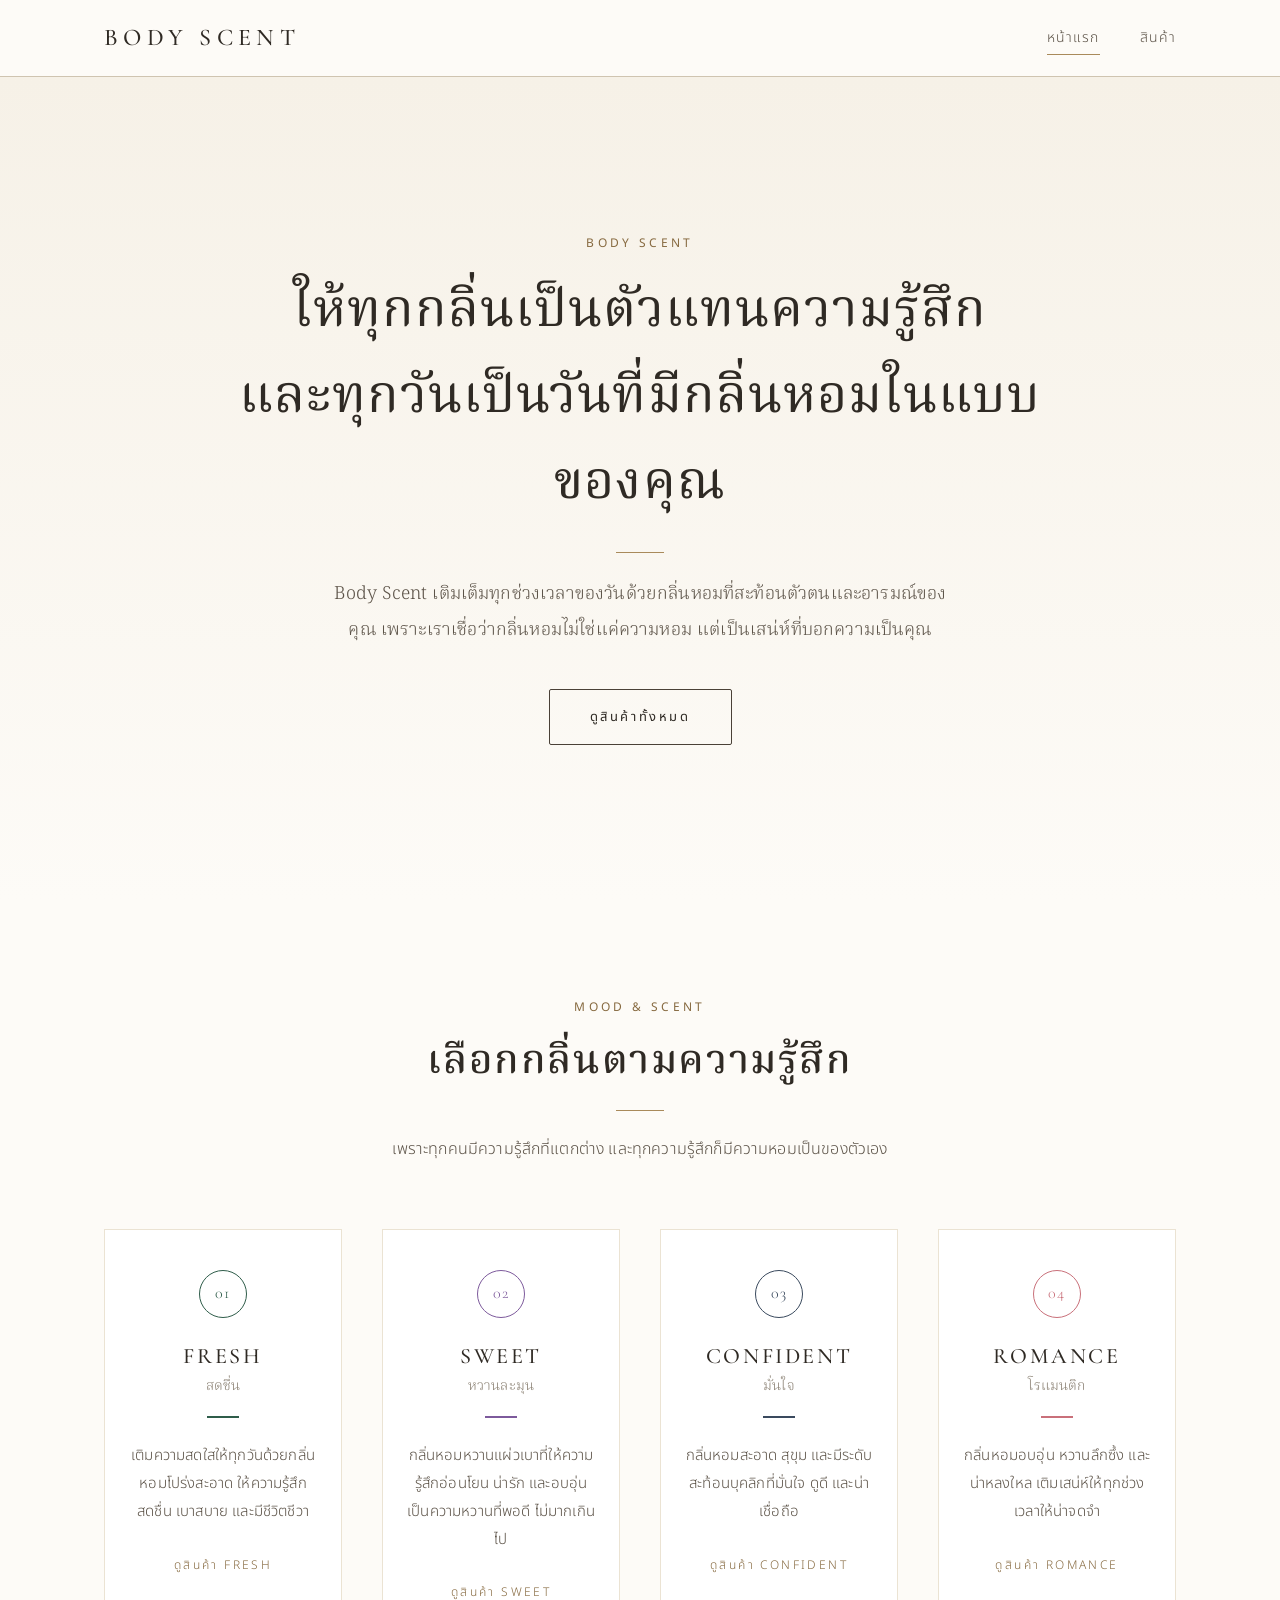
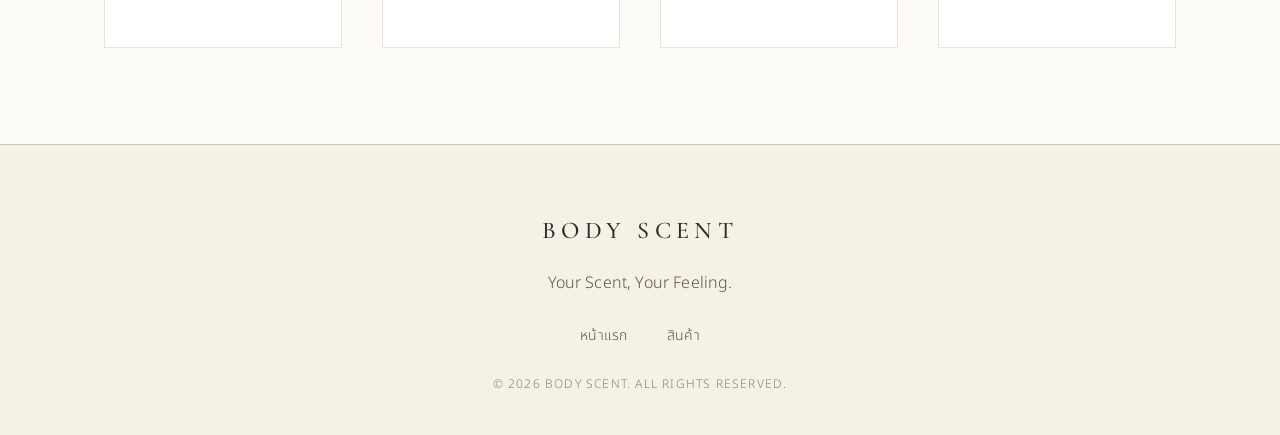
<file: index.html>
<!DOCTYPE html>
<html lang="th">
<head>
  <meta charset="UTF-8">
  <meta name="viewport" content="width=device-width, initial-scale=1">
  <title>Body Scent — Your Scent, Your Feeling</title>
  <meta name="description" content="Body Scent น้ำหอมฉีดตัวและโรลออน ให้ทุกกลิ่นเป็นตัวแทนความรู้สึก เลือกกลิ่นที่ใช่ตามอารมณ์ของคุณ">
  <link rel="stylesheet" href="style.css">

  <!-- สไตล์เฉพาะหน้าแรก (ส่วนที่ style.css กลางยังไม่มี) -->
  <style>
    .hero--full {
      display: flex;
      align-items: center;
      min-height: calc(100vh - 77px);
      min-height: calc(100svh - 77px);
      padding-block: var(--space-6);
    }

    .hero--full .hero__inner { max-width: 880px; }

    .hero__title {
      margin-bottom: 0;
      font-family: var(--font-serif-th);
      font-size: clamp(1.75rem, 4.2vw, 3.25rem);
      font-weight: 400;
      line-height: 1.65;
      letter-spacing: 0.02em;
    }

    .hero--full .lead { max-width: 640px; margin-inline: auto; }

    .mood-card {
      display: block;
      text-align: center;
      transition: border-color var(--transition), transform var(--transition);
    }

    .mood-card:hover {
      border-color: var(--color-accent);
      transform: translateY(-4px);
      color: inherit;
    }

    .mood-card .mood-icon {
      margin-bottom: var(--space-3);
      font-family: var(--font-display);
      font-size: 1rem;
      letter-spacing: 0.08em;
    }

    .mood-card h3 { margin-bottom: 0.25rem; letter-spacing: 0.12em; }

    .mood-card__th {
      display: block;
      font-family: var(--font-serif-th);
      font-size: 0.875rem;
      color: var(--color-ink-mute);
    }

    .mood-card p { font-size: 0.9375rem; margin-bottom: var(--space-3); }

    .mood-card__cta {
      font-size: 0.75rem;
      letter-spacing: 0.2em;
      text-transform: uppercase;
      color: var(--color-accent-dark);
    }

    @media (max-width: 640px) {
      .hero--full {
        min-height: calc(100vh - 65px);
        min-height: calc(100svh - 65px);
        padding-block: var(--space-5);
      }
    }
  </style>
</head>
<body>

  <!-- Header -->
  <header class="site-header">
    <div class="container site-header__inner">
      <a class="brand" href="index.html">Body Scent</a>
      <nav class="nav" aria-label="เมนูหลัก">
        <a href="index.html" class="is-active">หน้าแรก</a>
        <a href="product.html">สินค้า</a>
      </nav>
    </div>
  </header>

  <main>

    <!-- Hero -->
    <section class="hero hero--full">
      <div class="container">
        <div class="hero__inner">
          <span class="eyebrow">Body Scent</span>
          <h1 class="hero__title">
            ให้ทุกกลิ่นเป็นตัวแทนความรู้สึก<br>
            และทุกวันเป็นวันที่มีกลิ่นหอมในแบบของคุณ
          </h1>
          <hr class="divider">
          <p class="lead">
            Body Scent เติมเต็มทุกช่วงเวลาของวันด้วยกลิ่นหอมที่สะท้อนตัวตนและอารมณ์ของคุณ
            เพราะเราเชื่อว่ากลิ่นหอมไม่ใช่แค่ความหอม แต่เป็นเสน่ห์ที่บอกความเป็นคุณ
          </p>
          <a class="btn" href="product.html">ดูสินค้าทั้งหมด</a>
        </div>
      </div>
    </section>

    <!-- Mood & Scent -->
    <section class="section" id="moods">
      <div class="container">
        <div class="section-head">
          <span class="eyebrow">Mood &amp; Scent</span>
          <h2>เลือกกลิ่นตามความรู้สึก</h2>
          <hr class="divider">
          <p>เพราะทุกคนมีความรู้สึกที่แตกต่าง และทุกความรู้สึกก็มีความหอมเป็นของตัวเอง</p>
        </div>

        <div class="grid grid--4">

          <a class="card mood-card" data-mood="fresh" href="product.html?mood=fresh">
            <span class="mood-icon" aria-hidden="true">01</span>
            <h3>FRESH</h3>
            <span class="mood-card__th">สดชื่น</span>
            <hr class="mood-underline mood-underline--center">
            <p>เติมความสดใสให้ทุกวันด้วยกลิ่นหอมโปร่งสะอาด ให้ความรู้สึกสดชื่น เบาสบาย และมีชีวิตชีวา</p>
            <span class="mood-card__cta">ดูสินค้า Fresh</span>
          </a>

          <a class="card mood-card" data-mood="sweet" href="product.html?mood=sweet">
            <span class="mood-icon" aria-hidden="true">02</span>
            <h3>SWEET</h3>
            <span class="mood-card__th">หวานละมุน</span>
            <hr class="mood-underline mood-underline--center">
            <p>กลิ่นหอมหวานแผ่วเบาที่ให้ความรู้สึกอ่อนโยน น่ารัก และอบอุ่น เป็นความหวานที่พอดี ไม่มากเกินไป</p>
            <span class="mood-card__cta">ดูสินค้า Sweet</span>
          </a>

          <a class="card mood-card" data-mood="confident" href="product.html?mood=confident">
            <span class="mood-icon" aria-hidden="true">03</span>
            <h3>CONFIDENT</h3>
            <span class="mood-card__th">มั่นใจ</span>
            <hr class="mood-underline mood-underline--center">
            <p>กลิ่นหอมสะอาด สุขุม และมีระดับ สะท้อนบุคลิกที่มั่นใจ ดูดี และน่าเชื่อถือ</p>
            <span class="mood-card__cta">ดูสินค้า Confident</span>
          </a>

          <a class="card mood-card" data-mood="romance" href="product.html?mood=romance">
            <span class="mood-icon" aria-hidden="true">04</span>
            <h3>ROMANCE</h3>
            <span class="mood-card__th">โรแมนติก</span>
            <hr class="mood-underline mood-underline--center">
            <p>กลิ่นหอมอบอุ่น หวานลึกซึ้ง และน่าหลงใหล เติมเสน่ห์ให้ทุกช่วงเวลาให้น่าจดจำ</p>
            <span class="mood-card__cta">ดูสินค้า Romance</span>
          </a>

        </div>
      </div>
    </section>

  </main>

  <!-- Footer -->
  <footer class="site-footer">
    <div class="container">
      <span class="brand">Body Scent</span>
      <p class="mb-0">Your Scent, Your Feeling.</p>
      <div class="site-footer__links">
        <a href="index.html">หน้าแรก</a>
        <a href="product.html">สินค้า</a>
      </div>
      <p class="site-footer__copy">&copy; 2026 BODY SCENT. ALL RIGHTS RESERVED.</p>
    </div>
  </footer>

  <script src="script.js"></script>
</body>
</html>
</file>
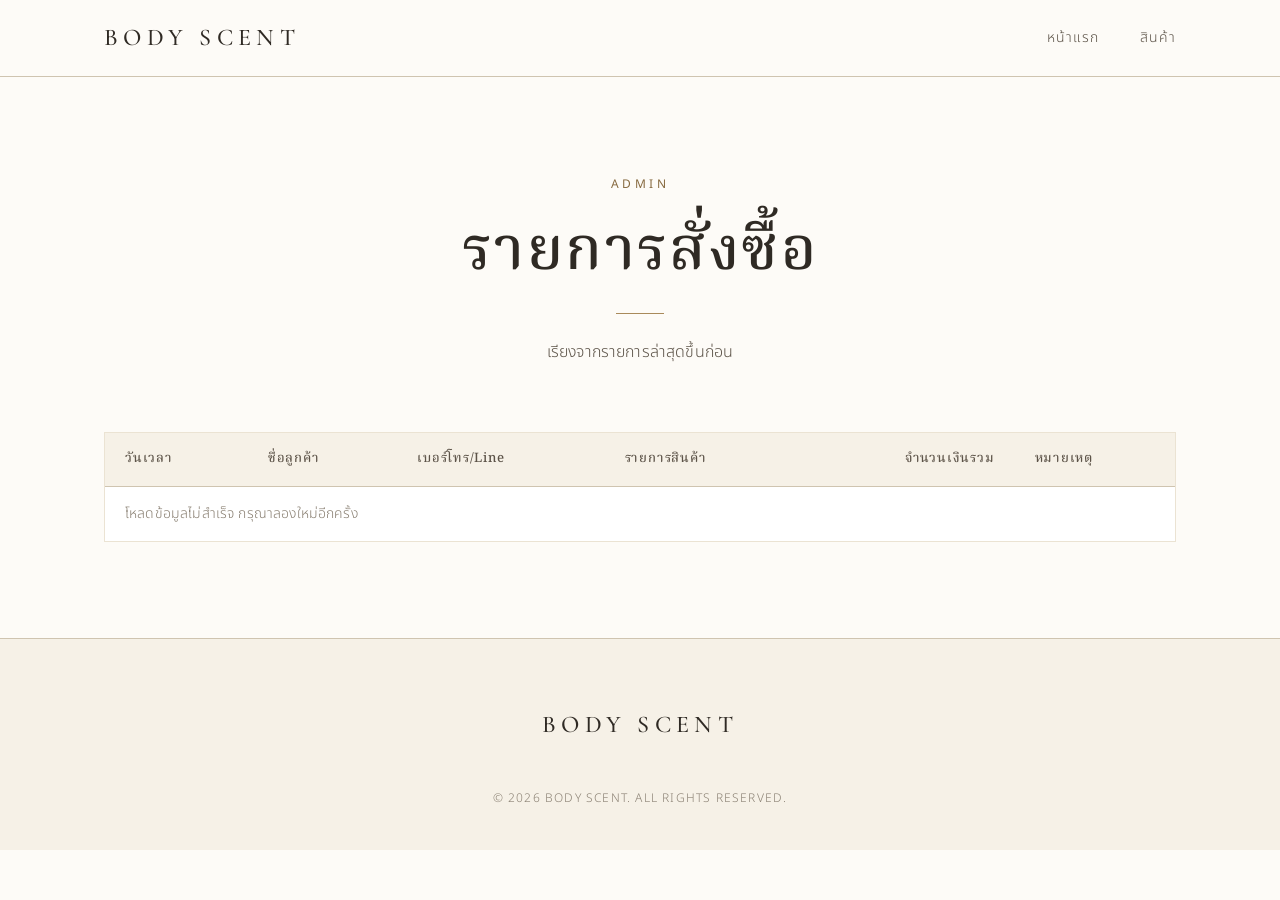
<file: admin.html>
<!DOCTYPE html>
<html lang="th">
<head>
  <meta charset="UTF-8">
  <meta name="viewport" content="width=device-width, initial-scale=1">
  <title>รายการสั่งซื้อ — Body Scent Admin</title>
  <meta name="robots" content="noindex, nofollow">
  <link rel="stylesheet" href="style.css">

  <!-- สไตล์ตารางสำหรับหน้า admin -->
  <style>
    .table-wrap {
      overflow-x: auto;
      background: var(--color-white);
      border: var(--line-width) solid var(--color-sand);
    }

    #ordersTable {
      width: 100%;
      min-width: 860px;
      border-collapse: collapse;
      font-size: 0.875rem;
    }

    #ordersTable th,
    #ordersTable td {
      padding: 1rem 1.25rem;
      text-align: left;
      vertical-align: top;
      border-bottom: var(--line-width) solid var(--color-sand);
      line-height: 1.6;
    }

    #ordersTable thead th {
      position: sticky;
      top: 0;
      background: var(--color-cream);
      border-bottom: var(--line-width) solid var(--color-line);
      font-family: var(--font-serif-th);
      font-size: 0.8125rem;
      font-weight: 500;
      letter-spacing: 0.06em;
      color: var(--color-ink-soft);
      white-space: nowrap;
    }

    #ordersTable tbody tr:hover { background: var(--color-ivory); }
    #ordersTable tbody tr:last-child td { border-bottom: 0; }

    #ordersTable td:first-child { white-space: nowrap; color: var(--color-ink-mute); }
    #ordersTable td:nth-child(4),
    #ordersTable td:nth-child(6) { word-break: break-word; }

    #ordersTable th.text-right,
    #ordersTable td.text-right {
      text-align: right;
      white-space: nowrap;
      font-family: var(--font-display);
      font-size: 1rem;
      color: var(--color-accent-dark);
    }

    #ordersTable thead th.text-right { font-family: var(--font-serif-th); font-size: 0.8125rem; color: var(--color-ink-soft); }

    .text-right { text-align: right; }
  </style>
</head>
<body>

  <!-- Header -->
  <header class="site-header">
    <div class="container site-header__inner">
      <a class="brand" href="index.html">Body Scent</a>
      <nav class="nav" aria-label="เมนูหลัก">
        <a href="index.html">หน้าแรก</a>
        <a href="product.html">สินค้า</a>
      </nav>
    </div>
  </header>

  <main>
    <section class="section">
      <div class="container">

        <div class="section-head">
          <span class="eyebrow">Admin</span>
          <h1>รายการสั่งซื้อ</h1>
          <hr class="divider">
          <p>เรียงจากรายการล่าสุดขึ้นก่อน</p>
        </div>

        <div class="table-wrap">
          <table id="ordersTable">
            <thead>
              <tr>
                <th>วันเวลา</th>
                <th>ชื่อลูกค้า</th>
                <th>เบอร์โทร/Line</th>
                <th>รายการสินค้า</th>
                <th class="text-right">จำนวนเงินรวม</th>
                <th>หมายเหตุ</th>
              </tr>
            </thead>
            <tbody></tbody>
          </table>
        </div>

      </div>
    </section>
  </main>

  <!-- Footer -->
  <footer class="site-footer">
    <div class="container">
      <span class="brand">Body Scent</span>
      <p class="site-footer__copy">&copy; 2026 BODY SCENT. ALL RIGHTS RESERVED.</p>
    </div>
  </footer>

  <script src="script.js"></script>
</body>
</html>
</file>
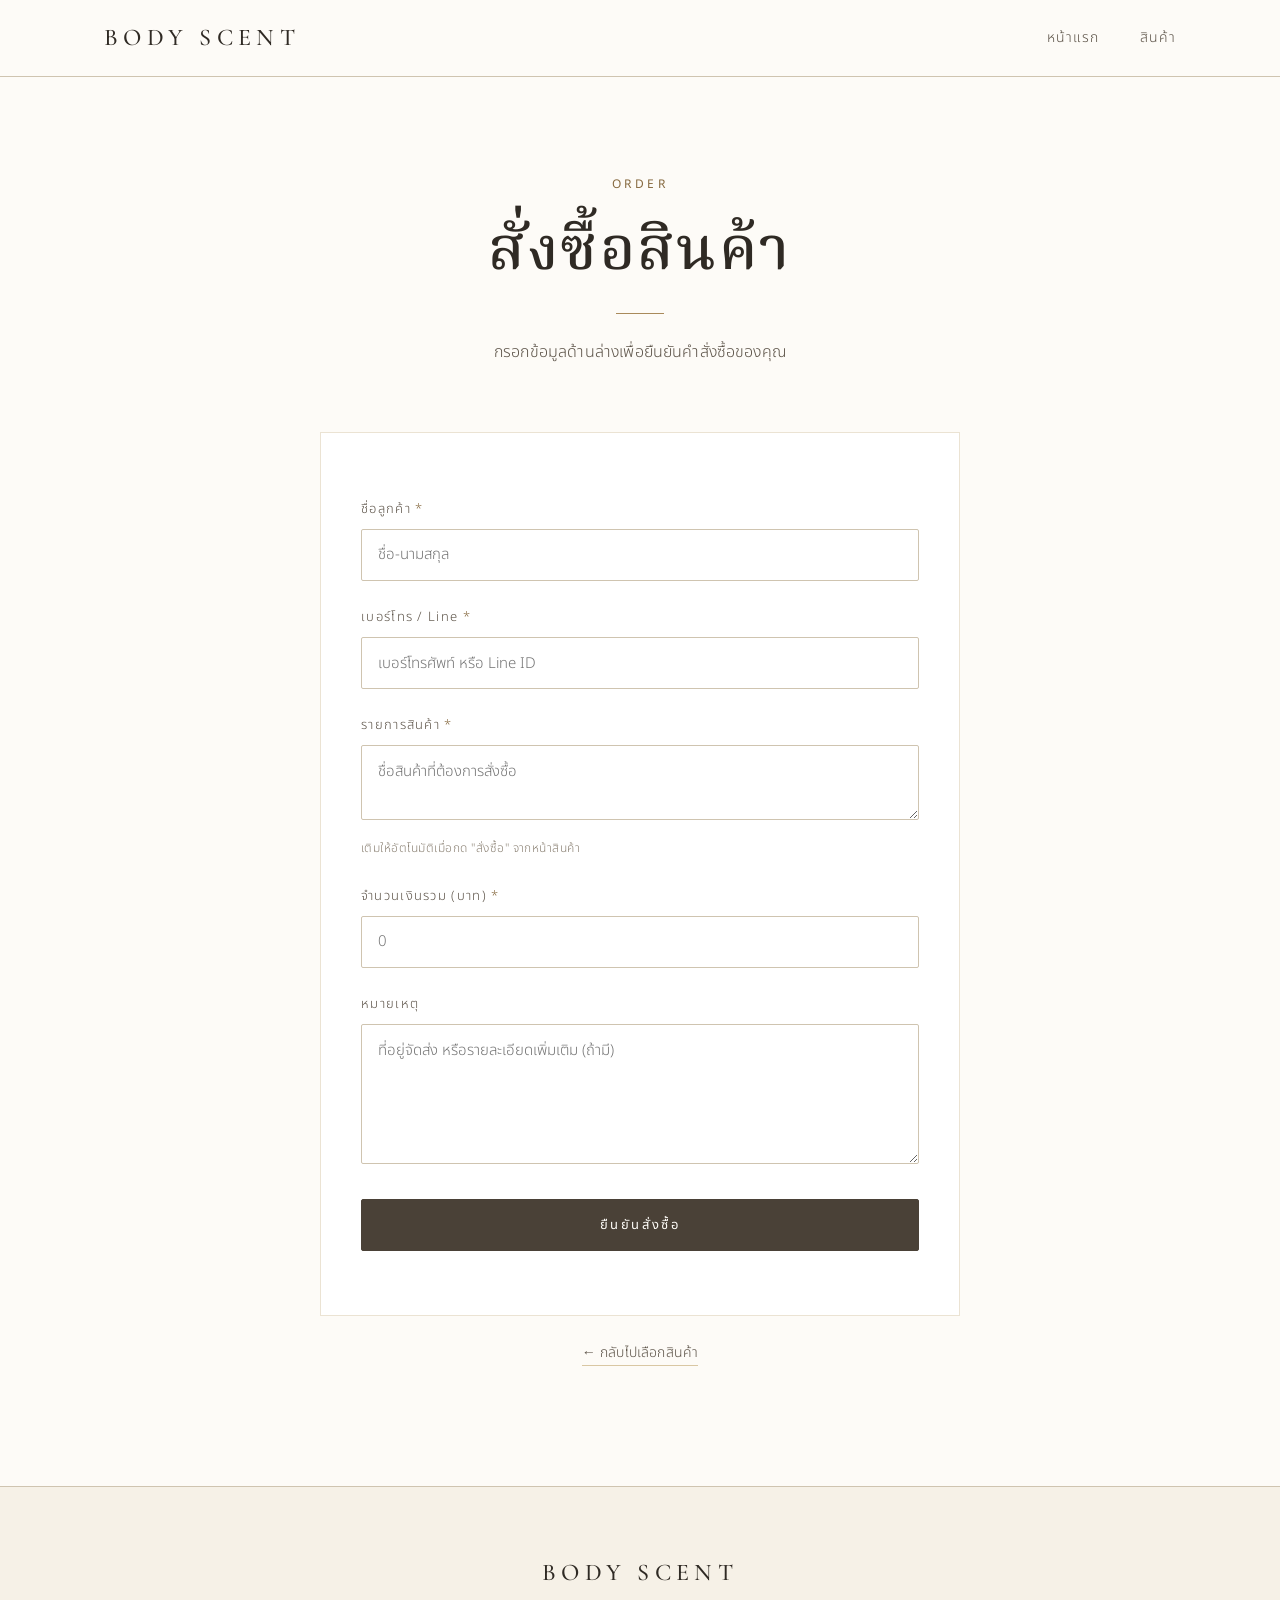
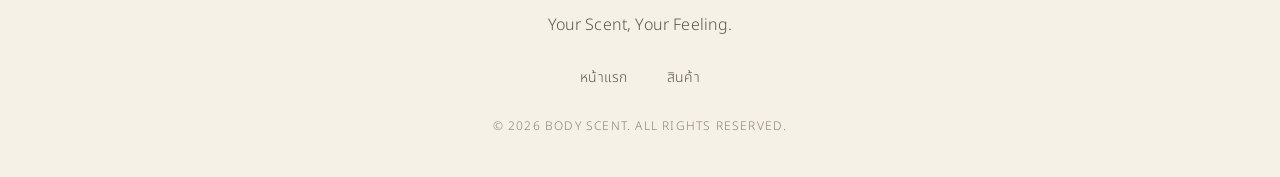
<file: order.html>
<!DOCTYPE html>
<html lang="th">
<head>
  <meta charset="UTF-8">
  <meta name="viewport" content="width=device-width, initial-scale=1">
  <title>สั่งซื้อสินค้า — Body Scent</title>
  <meta name="description" content="สั่งซื้อน้ำหอมฉีดตัวและโรลออน Body Scent">
  <link rel="stylesheet" href="style.css">

  <!-- สไตล์เฉพาะหน้าสั่งซื้อ -->
  <style>
    .order-wrap { max-width: 640px; margin-inline: auto; }

    .order-card { padding: var(--space-5) var(--space-4); }

    .field .hint {
      display: block;
      margin-top: 0.4rem;
      font-size: 0.75rem;
      letter-spacing: 0.04em;
      color: var(--color-ink-mute);
    }

    .req { color: var(--color-accent-dark); }

    .btn:disabled {
      opacity: 0.5;
      cursor: not-allowed;
    }

    .order-back {
      margin-top: var(--space-3);
      text-align: center;
      font-size: 0.875rem;
    }

    .order-back a {
      border-bottom: var(--line-width) solid var(--color-accent-soft);
      padding-bottom: 2px;
    }

    @media (max-width: 640px) {
      .order-card { padding: var(--space-4) var(--space-3); }
    }
  </style>
</head>
<body>

  <!-- Header -->
  <header class="site-header">
    <div class="container site-header__inner">
      <a class="brand" href="index.html">Body Scent</a>
      <nav class="nav" aria-label="เมนูหลัก">
        <a href="index.html">หน้าแรก</a>
        <a href="product.html">สินค้า</a>
      </nav>
    </div>
  </header>

  <main>
    <section class="section">
      <div class="container">

        <div class="section-head">
          <span class="eyebrow">Order</span>
          <h1>สั่งซื้อสินค้า</h1>
          <hr class="divider">
          <p>กรอกข้อมูลด้านล่างเพื่อยืนยันคำสั่งซื้อของคุณ</p>
        </div>

        <div class="order-wrap">
          <div class="card order-card">

            <form id="orderForm">

              <div class="field">
                <label for="customerName">ชื่อลูกค้า <span class="req">*</span></label>
                <input class="input" type="text" id="customerName" name="customerName"
                       autocomplete="name" placeholder="ชื่อ-นามสกุล" required>
              </div>

              <div class="field">
                <label for="contact">เบอร์โทร / Line <span class="req">*</span></label>
                <input class="input" type="text" id="contact" name="contact"
                       autocomplete="tel" placeholder="เบอร์โทรศัพท์ หรือ Line ID" required>
              </div>

              <div class="field">
                <label for="items">รายการสินค้า <span class="req">*</span></label>
                <textarea class="textarea" id="items" name="items" rows="2"
                          style="min-height: 0;" placeholder="ชื่อสินค้าที่ต้องการสั่งซื้อ" required></textarea>
                <span class="hint">เติมให้อัตโนมัติเมื่อกด "สั่งซื้อ" จากหน้าสินค้า</span>
              </div>

              <div class="field">
                <label for="total">จำนวนเงินรวม (บาท) <span class="req">*</span></label>
                <input class="input" type="number" id="total" name="total"
                       min="0" step="1" inputmode="numeric" placeholder="0" required>
              </div>

              <div class="field">
                <label for="note">หมายเหตุ</label>
                <textarea class="textarea" id="note" name="note"
                          placeholder="ที่อยู่จัดส่ง หรือรายละเอียดเพิ่มเติม (ถ้ามี)"></textarea>
              </div>

              <button class="btn btn--solid btn--block" type="submit">ยืนยันสั่งซื้อ</button>

            </form>

          </div>

          <p class="order-back"><a href="product.html">← กลับไปเลือกสินค้า</a></p>
        </div>

      </div>
    </section>
  </main>

  <!-- Footer -->
  <footer class="site-footer">
    <div class="container">
      <span class="brand">Body Scent</span>
      <p class="mb-0">Your Scent, Your Feeling.</p>
      <div class="site-footer__links">
        <a href="index.html">หน้าแรก</a>
        <a href="product.html">สินค้า</a>
      </div>
      <p class="site-footer__copy">&copy; 2026 BODY SCENT. ALL RIGHTS RESERVED.</p>
    </div>
  </footer>

  <script src="script.js"></script>
</body>
</html>
</file>
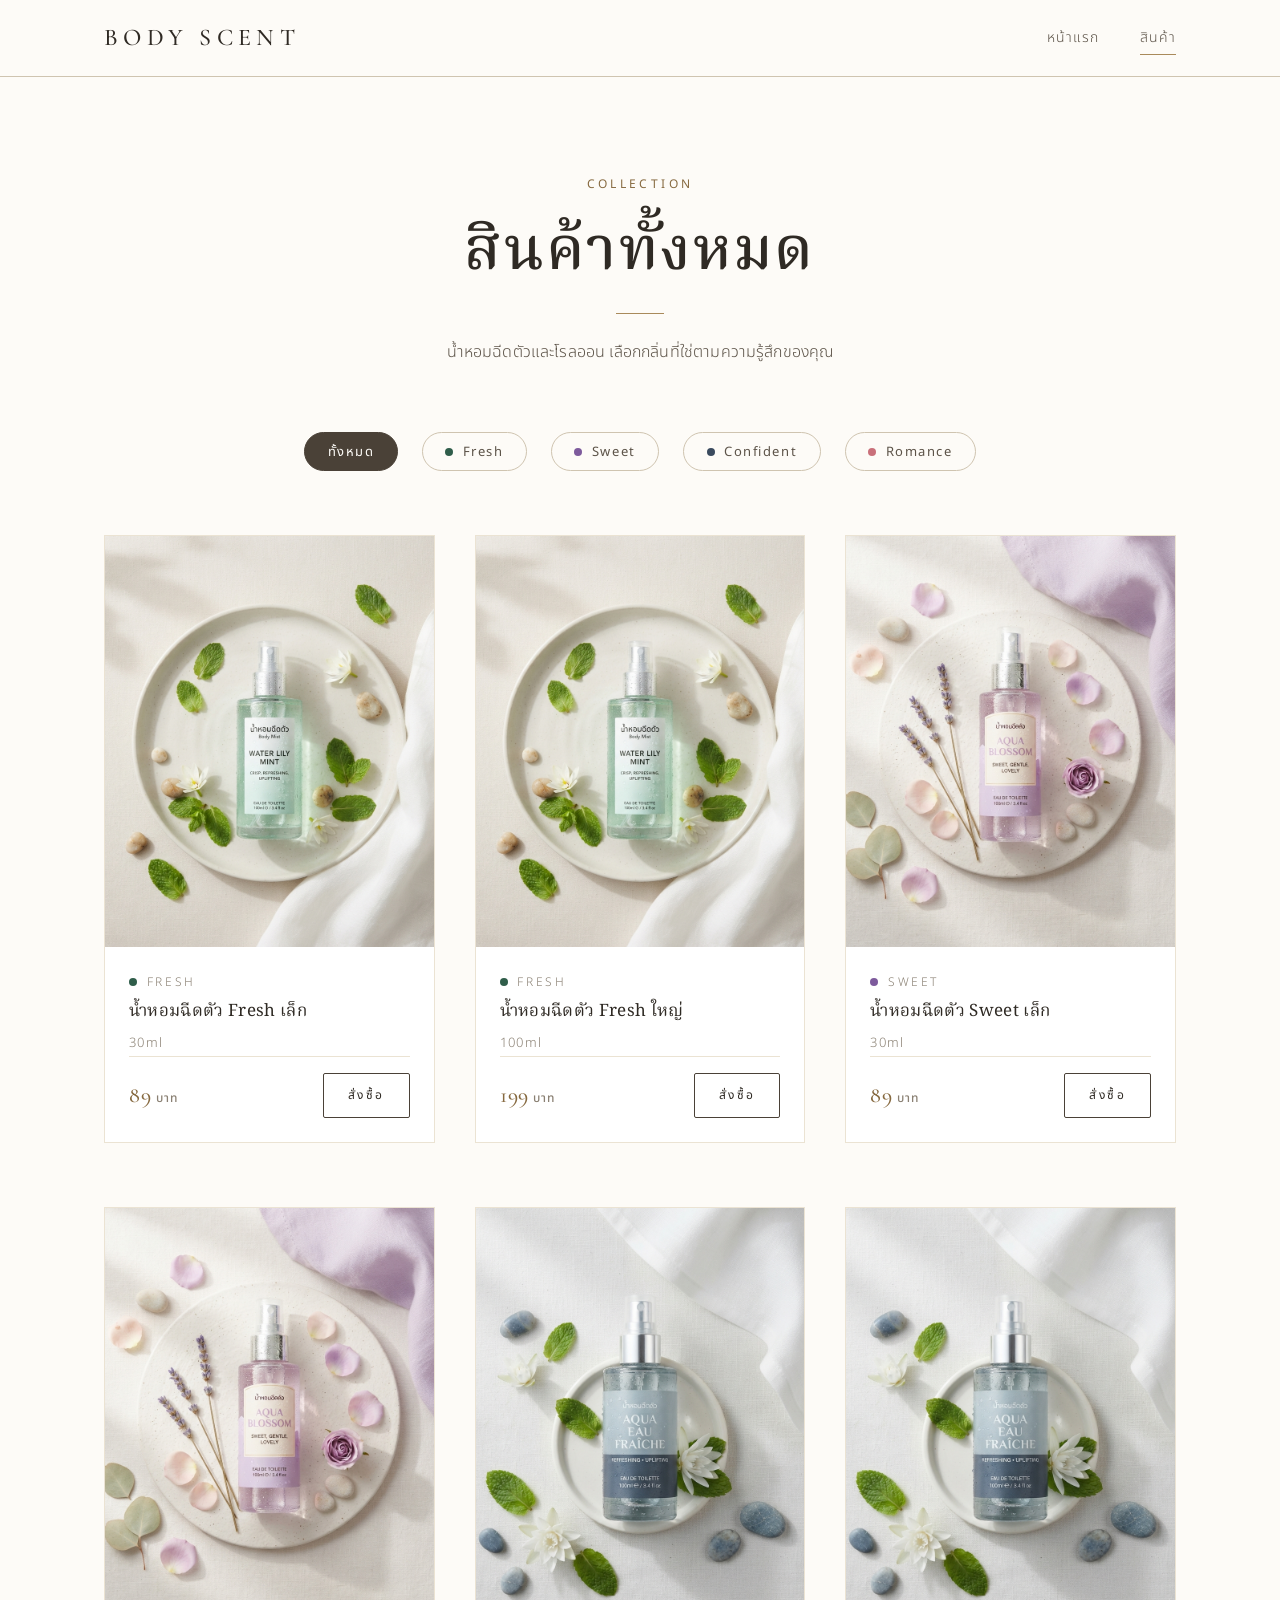
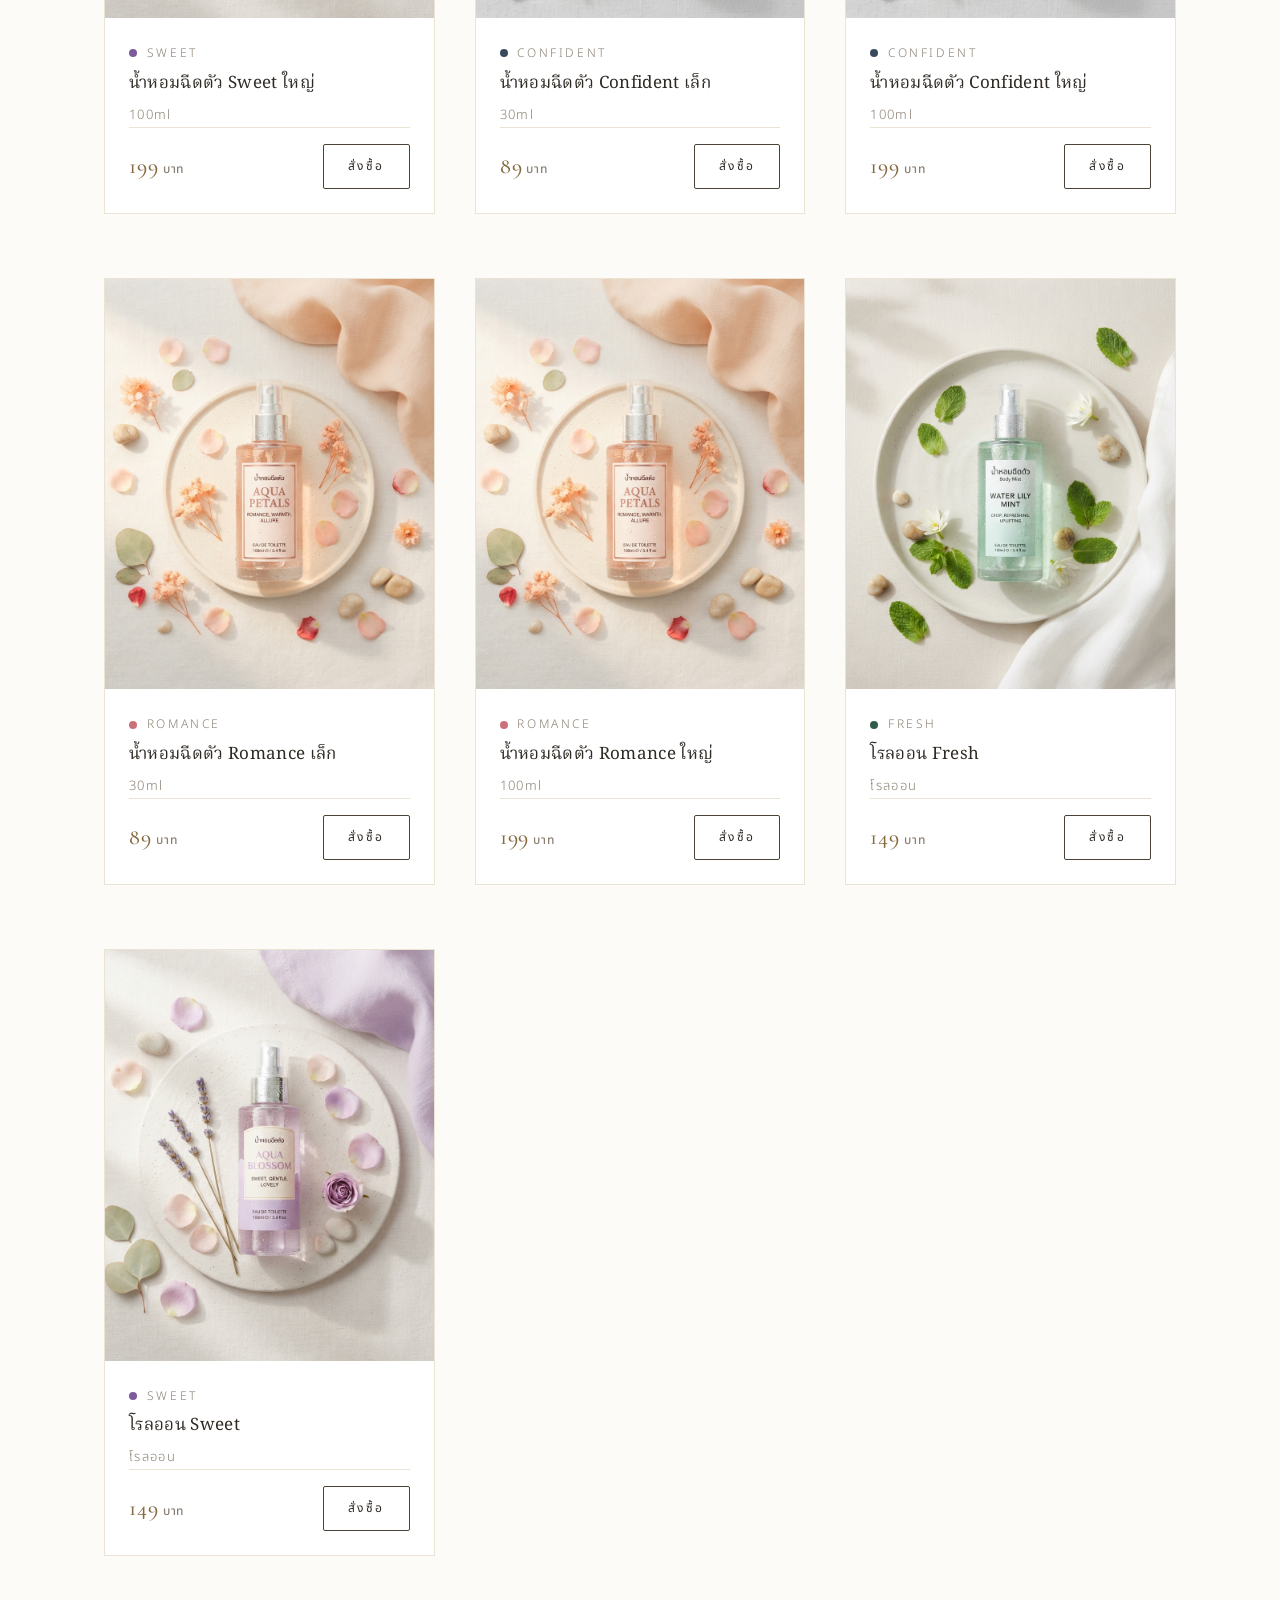
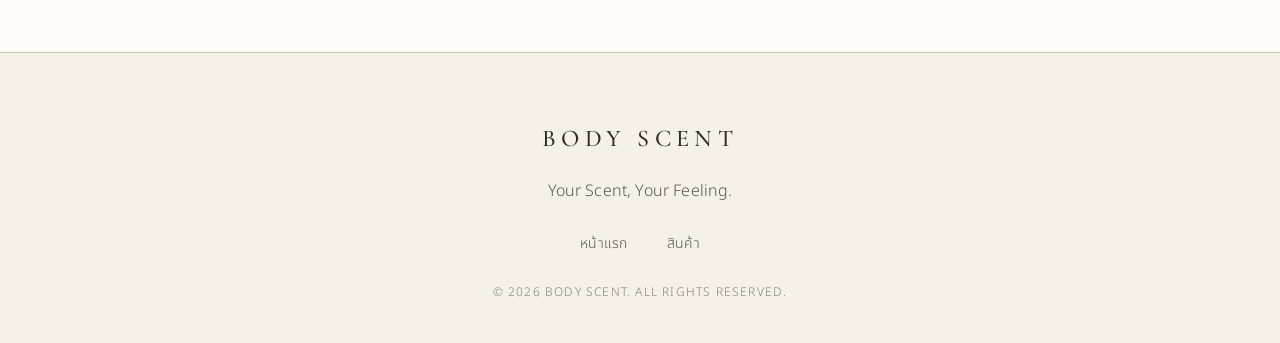
<file: product.html>
<!DOCTYPE html>
<html lang="th">
<head>
  <meta charset="UTF-8">
  <meta name="viewport" content="width=device-width, initial-scale=1">
  <title>สินค้าทั้งหมด — Body Scent</title>
  <meta name="description" content="น้ำหอมฉีดตัวและโรลออน Body Scent เลือกกลิ่นตามอารมณ์ Fresh, Sweet, Confident, Romance">
  <link rel="stylesheet" href="style.css">
</head>
<body>

  <!-- Header -->
  <header class="site-header">
    <div class="container site-header__inner">
      <a class="brand" href="index.html">Body Scent</a>
      <nav class="nav" aria-label="เมนูหลัก">
        <a href="index.html">หน้าแรก</a>
        <a href="product.html" class="is-active">สินค้า</a>
      </nav>
    </div>
  </header>

  <main>
    <section class="section">
      <div class="container">

        <div class="section-head">
          <span class="eyebrow">Collection</span>
          <h1>สินค้าทั้งหมด</h1>
          <hr class="divider">
          <p>น้ำหอมฉีดตัวและโรลออน เลือกกลิ่นที่ใช่ตามความรู้สึกของคุณ</p>
        </div>

        <!-- ปุ่มกรอง: script.js สร้างให้เอง -->
        <div id="filter-bar" class="filters"></div>

        <!-- การ์ดสินค้า: script.js สร้างให้เอง -->
        <div id="product-list" class="product-grid"></div>

      </div>
    </section>
  </main>

  <!-- Footer -->
  <footer class="site-footer">
    <div class="container">
      <span class="brand">Body Scent</span>
      <p class="mb-0">Your Scent, Your Feeling.</p>
      <div class="site-footer__links">
        <a href="index.html">หน้าแรก</a>
        <a href="product.html">สินค้า</a>
      </div>
      <p class="site-footer__copy">&copy; 2026 BODY SCENT. ALL RIGHTS RESERVED.</p>
    </div>
  </footer>

  <script src="script.js"></script>
</body>
</html>
</file>
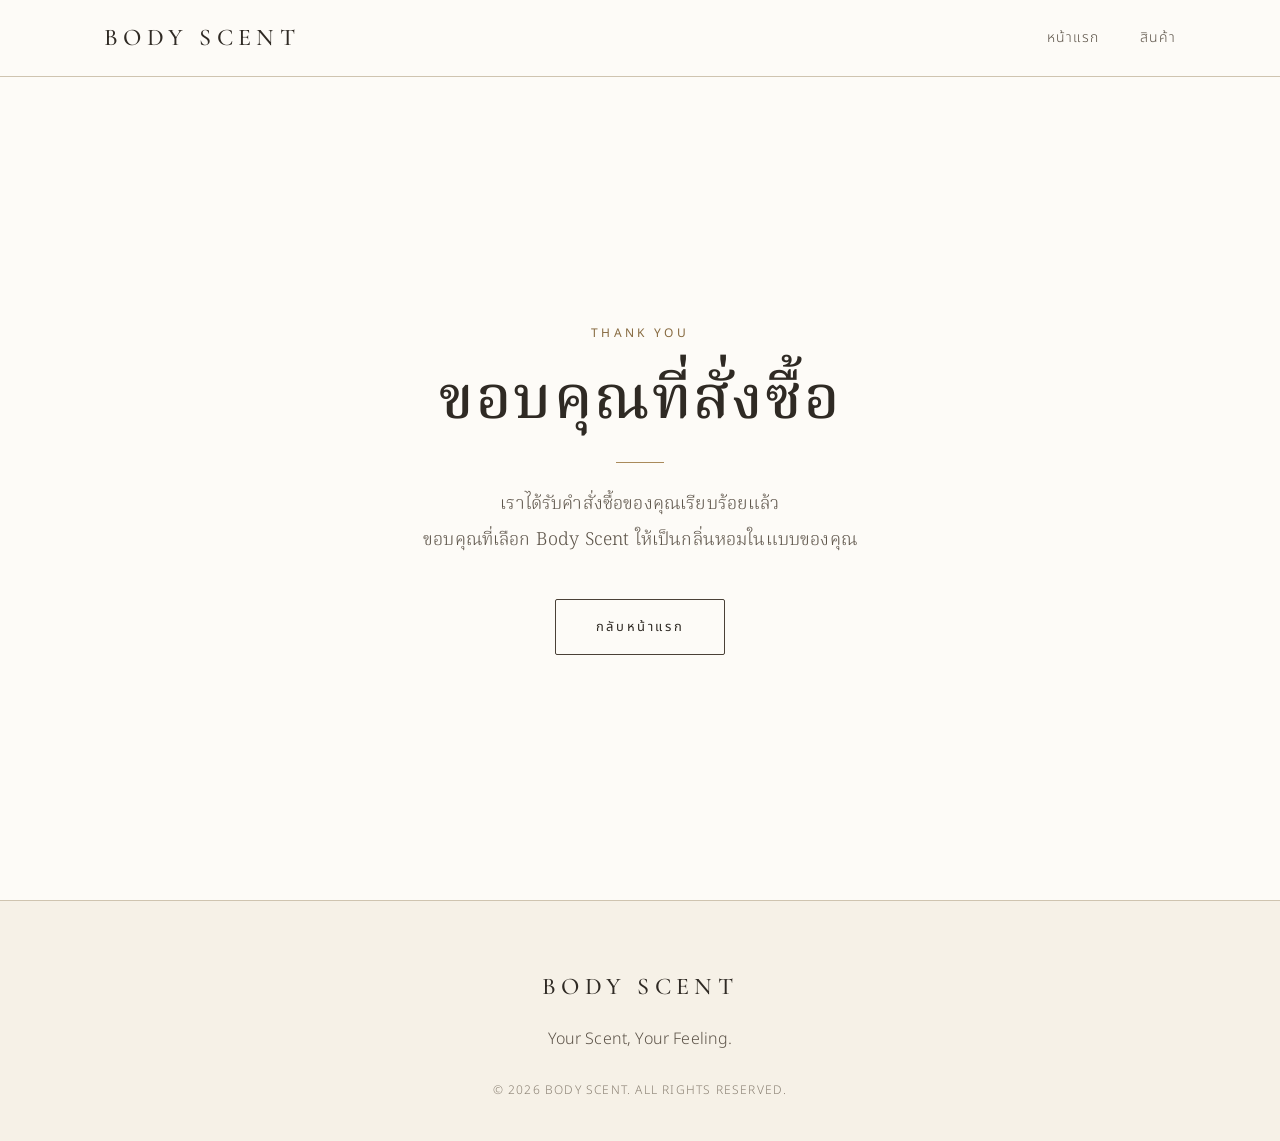
<file: thankyou.html>
<!DOCTYPE html>
<html lang="th">
<head>
  <meta charset="UTF-8">
  <meta name="viewport" content="width=device-width, initial-scale=1">
  <title>ขอบคุณสำหรับการสั่งซื้อ — Body Scent</title>
  <meta name="robots" content="noindex">
  <link rel="stylesheet" href="style.css">

  <style>
    .thanks {
      display: flex;
      align-items: center;
      min-height: calc(100vh - 77px);
      min-height: calc(100svh - 77px);
      text-align: center;
    }

    .thanks__inner { max-width: 560px; margin-inline: auto; }

    .thanks .lead { margin-bottom: var(--space-4); }

    @media (max-width: 640px) {
      .thanks {
        min-height: calc(100vh - 65px);
        min-height: calc(100svh - 65px);
      }
    }
  </style>
</head>
<body>

  <!-- Header -->
  <header class="site-header">
    <div class="container site-header__inner">
      <a class="brand" href="index.html">Body Scent</a>
      <nav class="nav" aria-label="เมนูหลัก">
        <a href="index.html">หน้าแรก</a>
        <a href="product.html">สินค้า</a>
      </nav>
    </div>
  </header>

  <main>
    <section class="section thanks">
      <div class="container">
        <div class="thanks__inner">
          <span class="eyebrow">Thank you</span>
          <h1>ขอบคุณที่สั่งซื้อ</h1>
          <hr class="divider">
          <p class="lead">
            เราได้รับคำสั่งซื้อของคุณเรียบร้อยแล้ว<br>
            ขอบคุณที่เลือก Body Scent ให้เป็นกลิ่นหอมในแบบของคุณ
          </p>
          <a class="btn" href="index.html">กลับหน้าแรก</a>
        </div>
      </div>
    </section>
  </main>

  <!-- Footer -->
  <footer class="site-footer">
    <div class="container">
      <span class="brand">Body Scent</span>
      <p class="mb-0">Your Scent, Your Feeling.</p>
      <p class="site-footer__copy">&copy; 2026 BODY SCENT. ALL RIGHTS RESERVED.</p>
    </div>
  </footer>

</body>
</html>
</file>
<file: style.css>
/* ==========================================================================
   Body Scent — Global Theme
   โทน: พรีเมียม เรียบหรู มินิมอล | ขาว-ครีม-เบจเข้ม + ทอง/บรอนซ์อ่อน
   ========================================================================== */

@import url("https://fonts.googleapis.com/css2?family=Cormorant+Garamond:wght@400;500;600&family=Noto+Serif+Thai:wght@300;400;500;600&family=Noto+Sans+Thai:wght@300;400;500&display=swap");

/* --------------------------------------------------------------------------
   1. Design tokens
   -------------------------------------------------------------------------- */
:root {
  /* พื้นหลัง */
  --color-white: #ffffff;
  --color-ivory: #fdfbf7;
  --color-cream: #f6f1e7;
  --color-sand: #ebe3d3;

  /* ตัวอักษร / เส้น (เข้มนุ่มตา ไม่ใช้ดำสนิท) */
  --color-ink: #2f2a24;
  --color-ink-soft: #5c5348;
  --color-ink-mute: #8a8073;
  --color-line: #cfc4b0;
  --color-line-strong: #4a4137;

  /* สีเน้น ทอง/บรอนซ์อ่อน */
  --color-accent: #a98a5b;
  --color-accent-dark: #86693f;
  --color-accent-soft: #d9c7a3;

  /* สี mood (ใช้แตะเบาๆ เท่านั้น: จุด, เส้นใต้, ไอคอน) */
  --mood-fresh: #2f5d4a;      /* เขียวเข้ม */
  --mood-sweet: #7d5a9c;      /* ม่วงกลาง */
  --mood-confident: #3a4a5e;  /* น้ำเงินเทาเข้ม */
  --mood-romance: #c9707a;    /* แดงอ่อน */

  /* ฟอนต์ */
  --font-display: "Cormorant Garamond", "Noto Serif Thai", Georgia, serif;
  --font-serif-th: "Noto Serif Thai", "Cormorant Garamond", Georgia, serif;
  --font-body: "Noto Sans Thai", "Helvetica Neue", Arial, sans-serif;

  /* ระยะห่าง (โปร่ง) */
  --space-1: 0.5rem;
  --space-2: 1rem;
  --space-3: 1.5rem;
  --space-4: 2.5rem;
  --space-5: 4rem;
  --space-6: 6rem;
  --space-7: 9rem;

  --container: 1120px;
  --radius: 2px;
  --line-width: 1px;
  --transition: 0.35s ease;
}

/* --------------------------------------------------------------------------
   2. Reset & base
   -------------------------------------------------------------------------- */
*,
*::before,
*::after {
  box-sizing: border-box;
}

html {
  scroll-behavior: smooth;
  -webkit-text-size-adjust: 100%;
}

body {
  margin: 0;
  background: var(--color-ivory);
  color: var(--color-ink);
  font-family: var(--font-body);
  font-weight: 300;
  font-size: 1rem;
  line-height: 1.85;
  letter-spacing: 0.01em;
  -webkit-font-smoothing: antialiased;
}

img {
  display: block;
  max-width: 100%;
  height: auto;
}

a {
  color: inherit;
  text-decoration: none;
  transition: color var(--transition);
}

a:hover {
  color: var(--color-accent-dark);
}

ul,
ol {
  margin: 0;
  padding: 0;
  list-style: none;
}

:focus-visible {
  outline: 1px solid var(--color-accent);
  outline-offset: 4px;
}

::selection {
  background: var(--color-accent-soft);
  color: var(--color-ink);
}

/* --------------------------------------------------------------------------
   3. Typography
   -------------------------------------------------------------------------- */
h1,
h2,
h3,
h4 {
  margin: 0 0 var(--space-2);
  font-family: var(--font-display);
  font-weight: 500;
  line-height: 1.3;
  letter-spacing: 0.04em;
  color: var(--color-ink);
}

h1 { font-size: clamp(2.25rem, 5vw, 3.75rem); }
h2 { font-size: clamp(1.75rem, 3.5vw, 2.5rem); }
h3 { font-size: 1.375rem; }
h4 { font-size: 1.125rem; }

p {
  margin: 0 0 var(--space-3);
  color: var(--color-ink-soft);
}

.eyebrow {
  display: block;
  margin-bottom: var(--space-2);
  font-family: var(--font-body);
  font-size: 0.75rem;
  font-weight: 400;
  letter-spacing: 0.28em;
  text-transform: uppercase;
  color: var(--color-accent-dark);
}

.lead {
  font-family: var(--font-serif-th);
  font-size: 1.125rem;
  font-weight: 300;
  line-height: 2;
  color: var(--color-ink-soft);
}

.text-center { text-align: center; }
.text-mute { color: var(--color-ink-mute); }

/* --------------------------------------------------------------------------
   4. Layout
   -------------------------------------------------------------------------- */
.container {
  width: 100%;
  max-width: var(--container);
  margin-inline: auto;
  padding-inline: var(--space-3);
}

.section {
  padding-block: var(--space-6);
}

.section--cream { background: var(--color-cream); }
.section--sand  { background: var(--color-sand); }

.section-head {
  max-width: 640px;
  margin: 0 auto var(--space-5);
  text-align: center;
}

/* เส้นทองสั้นๆ ใต้หัวข้อ */
.divider {
  display: block;
  width: 48px;
  height: var(--line-width);
  margin: var(--space-3) auto;
  background: var(--color-accent);
  border: 0;
}

.grid {
  display: grid;
  gap: var(--space-4);
}

.grid--2 { grid-template-columns: repeat(2, 1fr); }
.grid--3 { grid-template-columns: repeat(3, 1fr); }
.grid--4 { grid-template-columns: repeat(4, 1fr); }

/* --------------------------------------------------------------------------
   5. Header / Navigation
   -------------------------------------------------------------------------- */
.site-header {
  position: sticky;
  top: 0;
  z-index: 50;
  background: rgba(253, 251, 247, 0.92);
  backdrop-filter: blur(8px);
  border-bottom: var(--line-width) solid var(--color-line);
}

.site-header__inner {
  display: flex;
  align-items: center;
  justify-content: space-between;
  min-height: 76px;
}

.brand {
  font-family: var(--font-display);
  font-size: 1.5rem;
  font-weight: 500;
  letter-spacing: 0.22em;
  text-transform: uppercase;
}

.nav {
  display: flex;
  align-items: center;
  gap: var(--space-4);
}

.nav a {
  position: relative;
  padding-block: 4px;
  font-size: 0.875rem;
  letter-spacing: 0.08em;
  color: var(--color-ink-soft);
}

.nav a::after {
  content: "";
  position: absolute;
  left: 0;
  bottom: 0;
  width: 0;
  height: var(--line-width);
  background: var(--color-accent);
  transition: width var(--transition);
}

.nav a:hover::after,
.nav a.is-active::after {
  width: 100%;
}

/* --------------------------------------------------------------------------
   6. Buttons (เส้นบาง สีเข้มนุ่มตา)
   -------------------------------------------------------------------------- */
.btn {
  display: inline-block;
  padding: 0.95rem 2.5rem;
  background: transparent;
  border: var(--line-width) solid var(--color-line-strong);
  border-radius: var(--radius);
  color: var(--color-ink);
  font-family: var(--font-body);
  font-size: 0.8125rem;
  font-weight: 400;
  letter-spacing: 0.2em;
  text-transform: uppercase;
  text-align: center;
  cursor: pointer;
  transition: background var(--transition), color var(--transition),
    border-color var(--transition);
}

.btn:hover {
  background: var(--color-line-strong);
  border-color: var(--color-line-strong);
  color: var(--color-ivory);
}

.btn--solid {
  background: var(--color-line-strong);
  color: var(--color-ivory);
}

.btn--solid:hover {
  background: var(--color-accent-dark);
  border-color: var(--color-accent-dark);
}

.btn--gold {
  border-color: var(--color-accent);
  color: var(--color-accent-dark);
}

.btn--gold:hover {
  background: var(--color-accent);
  border-color: var(--color-accent);
  color: var(--color-white);
}

.btn--block { display: block; width: 100%; }
.btn--small { padding: 0.65rem 1.5rem; font-size: 0.75rem; }

/* --------------------------------------------------------------------------
   7. Mood accents — แตะเบาๆ แค่จุดเล็กๆ ไม่ทาพื้นหลังการ์ด
   ใช้ data-mood="fresh|sweet|confident|romance" บน element ใดก็ได้
   -------------------------------------------------------------------------- */
[data-mood="fresh"]     { --mood: var(--mood-fresh); }
[data-mood="sweet"]     { --mood: var(--mood-sweet); }
[data-mood="confident"] { --mood: var(--mood-confident); }
[data-mood="romance"]   { --mood: var(--mood-romance); }

[data-mood] { --mood: var(--color-accent); }
[data-mood="fresh"]     { --mood: var(--mood-fresh); }
[data-mood="sweet"]     { --mood: var(--mood-sweet); }
[data-mood="confident"] { --mood: var(--mood-confident); }
[data-mood="romance"]   { --mood: var(--mood-romance); }

/* จุดสี */
.mood-dot {
  display: inline-block;
  width: 8px;
  height: 8px;
  border-radius: 50%;
  background: var(--mood, var(--color-accent));
  vertical-align: middle;
}

/* ป้ายชื่อ mood: จุดสี + ตัวอักษรเล็ก */
.mood-tag {
  display: inline-flex;
  align-items: center;
  gap: 0.6rem;
  font-size: 0.75rem;
  letter-spacing: 0.22em;
  text-transform: uppercase;
  color: var(--color-ink-mute);
}

.mood-tag::before {
  content: "";
  width: 8px;
  height: 8px;
  border-radius: 50%;
  background: var(--mood, var(--color-accent));
}

/* เส้นสั้นสี mood ใต้หัวข้อ */
.mood-underline {
  display: block;
  width: 32px;
  height: 2px;
  margin: var(--space-2) 0 var(--space-3);
  background: var(--mood, var(--color-accent));
  border: 0;
}

.text-center .mood-underline,
.mood-underline--center { margin-inline: auto; }

/* ไอคอนวงกลมเส้นบาง ขอบสี mood */
.mood-icon {
  display: inline-flex;
  align-items: center;
  justify-content: center;
  width: 48px;
  height: 48px;
  border: var(--line-width) solid var(--mood, var(--color-accent));
  border-radius: 50%;
  color: var(--mood, var(--color-accent));
}

/* --------------------------------------------------------------------------
   8. Hero
   -------------------------------------------------------------------------- */
.hero {
  padding-block: var(--space-7) var(--space-6);
  background: linear-gradient(180deg, var(--color-cream) 0%, var(--color-ivory) 100%);
  text-align: center;
}

.hero__inner {
  max-width: 720px;
  margin-inline: auto;
}

.hero h1 {
  margin-bottom: var(--space-3);
  font-weight: 400;
}

.hero .lead { margin-bottom: var(--space-4); }

/* --------------------------------------------------------------------------
   9. Filter (เลือก mood / type)
   -------------------------------------------------------------------------- */
.filters {
  display: flex;
  flex-wrap: wrap;
  justify-content: center;
  gap: var(--space-2) var(--space-3);
  margin-bottom: var(--space-5);
}

.filter-btn {
  display: inline-flex;
  align-items: center;
  gap: 0.6rem;
  padding: 0.55rem 1.4rem;
  background: transparent;
  border: var(--line-width) solid var(--color-line);
  border-radius: 999px;
  color: var(--color-ink-soft);
  font-family: var(--font-body);
  font-size: 0.8125rem;
  letter-spacing: 0.12em;
  cursor: pointer;
  transition: border-color var(--transition), color var(--transition),
    background var(--transition);
}

.filter-btn:hover {
  border-color: var(--color-accent);
  color: var(--color-ink);
}

.filter-btn.is-active {
  border-color: var(--color-line-strong);
  background: var(--color-line-strong);
  color: var(--color-ivory);
}

/* --------------------------------------------------------------------------
   10. Product card
   -------------------------------------------------------------------------- */
.product-grid {
  display: grid;
  grid-template-columns: repeat(auto-fill, minmax(240px, 1fr));
  gap: var(--space-5) var(--space-4);
}

.product-card {
  display: flex;
  flex-direction: column;
  background: var(--color-white);
  border: var(--line-width) solid var(--color-sand);
  transition: border-color var(--transition), transform var(--transition);
}

.product-card:hover {
  border-color: var(--color-accent-soft);
  transform: translateY(-3px);
}

.product-card__media {
  aspect-ratio: 4 / 5;
  overflow: hidden;
  background: var(--color-cream);
}

.product-card__media img {
  width: 100%;
  height: 100%;
  object-fit: cover;
  transition: transform 0.8s ease;
}

.product-card:hover .product-card__media img {
  transform: scale(1.03);
}

.product-card__body {
  display: flex;
  flex: 1;
  flex-direction: column;
  padding: var(--space-3);
}

.product-card__title {
  margin: var(--space-1) 0;
  font-family: var(--font-serif-th);
  font-size: 1.0625rem;
  font-weight: 400;
  letter-spacing: 0.02em;
}

.product-card__meta {
  font-size: 0.8125rem;
  letter-spacing: 0.1em;
  color: var(--color-ink-mute);
}

.product-card__desc {
  margin-block: var(--space-2) var(--space-3);
  font-size: 0.875rem;
  line-height: 1.8;
}

.product-card__footer {
  display: flex;
  align-items: center;
  justify-content: space-between;
  margin-top: auto;
  padding-top: var(--space-2);
  border-top: var(--line-width) solid var(--color-sand);
}

.price {
  font-family: var(--font-display);
  font-size: 1.375rem;
  font-weight: 500;
  letter-spacing: 0.04em;
  color: var(--color-accent-dark);
}

.price small {
  margin-left: 0.25rem;
  font-family: var(--font-body);
  font-size: 0.75rem;
  color: var(--color-ink-mute);
}

/* --------------------------------------------------------------------------
   11. Generic card / feature
   -------------------------------------------------------------------------- */
.card {
  padding: var(--space-4) var(--space-3);
  background: var(--color-white);
  border: var(--line-width) solid var(--color-sand);
}

.feature {
  text-align: center;
}

.feature .mood-icon,
.feature .icon {
  margin-bottom: var(--space-3);
}

.feature h3 {
  font-family: var(--font-serif-th);
  font-size: 1.125rem;
  font-weight: 400;
}

/* --------------------------------------------------------------------------
   12. Forms
   -------------------------------------------------------------------------- */
.field { margin-bottom: var(--space-3); }

.field label {
  display: block;
  margin-bottom: var(--space-1);
  font-size: 0.8125rem;
  letter-spacing: 0.1em;
  color: var(--color-ink-soft);
}

.input,
.select,
.textarea {
  width: 100%;
  padding: 0.85rem 1rem;
  background: var(--color-white);
  border: var(--line-width) solid var(--color-line);
  border-radius: var(--radius);
  color: var(--color-ink);
  font-family: var(--font-body);
  font-size: 0.9375rem;
  font-weight: 300;
  transition: border-color var(--transition);
}

.input:focus,
.select:focus,
.textarea:focus {
  outline: none;
  border-color: var(--color-accent);
}

.textarea { min-height: 140px; resize: vertical; }

/* --------------------------------------------------------------------------
   13. Footer
   -------------------------------------------------------------------------- */
.site-footer {
  padding-block: var(--space-5) var(--space-4);
  background: var(--color-cream);
  border-top: var(--line-width) solid var(--color-line);
  text-align: center;
}

.site-footer .brand { display: inline-block; margin-bottom: var(--space-2); }

.site-footer__links {
  display: flex;
  flex-wrap: wrap;
  justify-content: center;
  gap: var(--space-2) var(--space-4);
  margin-block: var(--space-3);
  font-size: 0.875rem;
  color: var(--color-ink-soft);
}

.site-footer__copy {
  margin: var(--space-3) 0 0;
  font-size: 0.75rem;
  letter-spacing: 0.1em;
  color: var(--color-ink-mute);
}

/* --------------------------------------------------------------------------
   14. Utilities
   -------------------------------------------------------------------------- */
.mt-0 { margin-top: 0; }
.mt-3 { margin-top: var(--space-3); }
.mt-4 { margin-top: var(--space-4); }
.mt-5 { margin-top: var(--space-5); }
.mb-0 { margin-bottom: 0; }
.mb-3 { margin-bottom: var(--space-3); }
.mb-4 { margin-bottom: var(--space-4); }
.mb-5 { margin-bottom: var(--space-5); }

.hidden { display: none !important; }

.sr-only {
  position: absolute;
  width: 1px;
  height: 1px;
  margin: -1px;
  padding: 0;
  overflow: hidden;
  clip: rect(0, 0, 0, 0);
  white-space: nowrap;
  border: 0;
}

/* --------------------------------------------------------------------------
   15. Responsive
   -------------------------------------------------------------------------- */
@media (max-width: 960px) {
  .grid--4 { grid-template-columns: repeat(2, 1fr); }
  .grid--3 { grid-template-columns: repeat(2, 1fr); }
  .section { padding-block: var(--space-5); }
  .hero { padding-block: var(--space-6) var(--space-5); }
}

@media (max-width: 640px) {
  body { font-size: 0.9375rem; }

  .container { padding-inline: 1.25rem; }

  .grid--2,
  .grid--3,
  .grid--4 { grid-template-columns: 1fr; gap: var(--space-4); }

  .section { padding-block: var(--space-5); }
  .section-head { margin-bottom: var(--space-4); }

  .site-header__inner { min-height: 64px; }
  .brand { font-size: 1.25rem; letter-spacing: 0.18em; }
  .nav { gap: var(--space-3); }
  .nav a { font-size: 0.8125rem; }

  .product-grid {
    grid-template-columns: repeat(2, 1fr);
    gap: var(--space-4) var(--space-2);
  }

  .product-card__body { padding: var(--space-2); }
  .product-card__title { font-size: 0.9375rem; }
  .product-card__desc { display: none; }
  .product-card__footer { flex-direction: column; align-items: flex-start; gap: var(--space-1); }
  .price { font-size: 1.125rem; }

  .btn { padding: 0.85rem 1.75rem; }
  .filters { gap: var(--space-1); }
  .filter-btn { padding: 0.5rem 1rem; font-size: 0.75rem; }
}

@media (max-width: 380px) {
  .product-grid { grid-template-columns: 1fr; }
  .product-card__desc { display: block; }
}

@media (prefers-reduced-motion: reduce) {
  * { transition: none !important; scroll-behavior: auto !important; }
}
</file>
